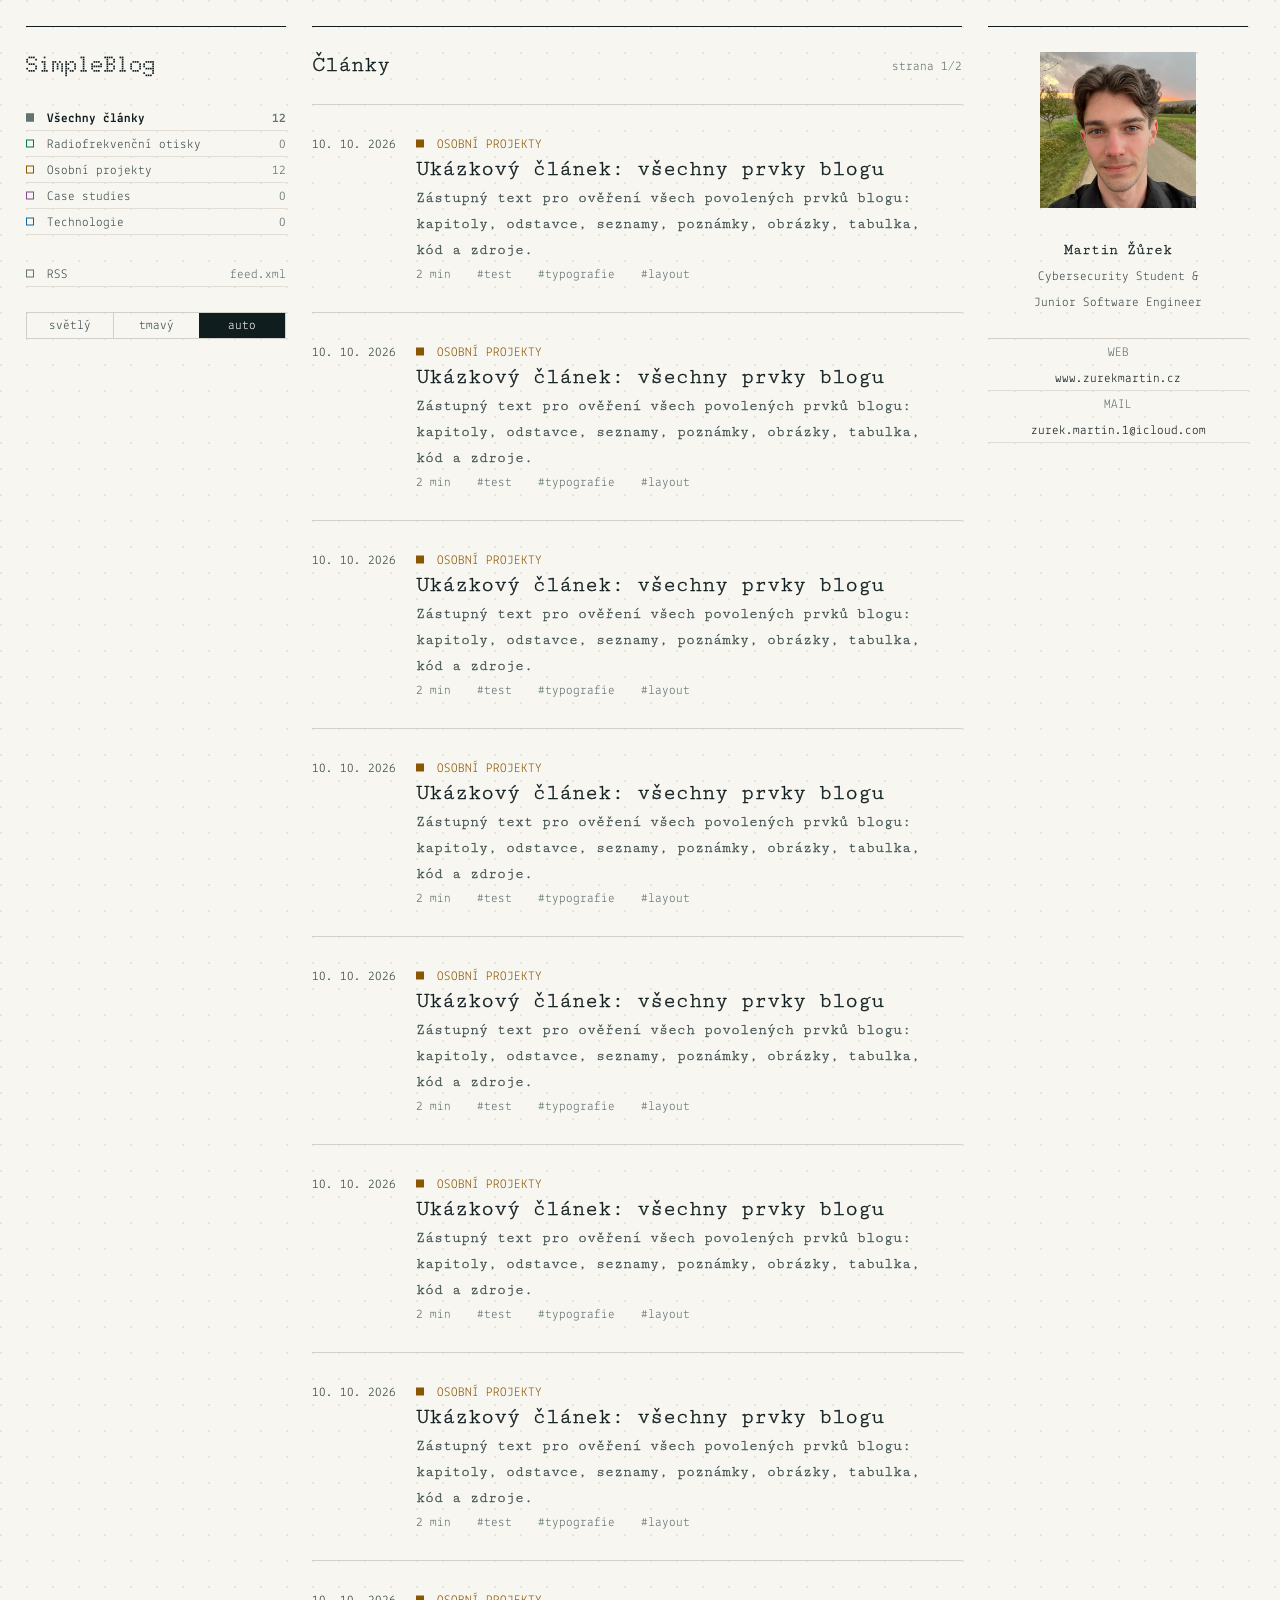
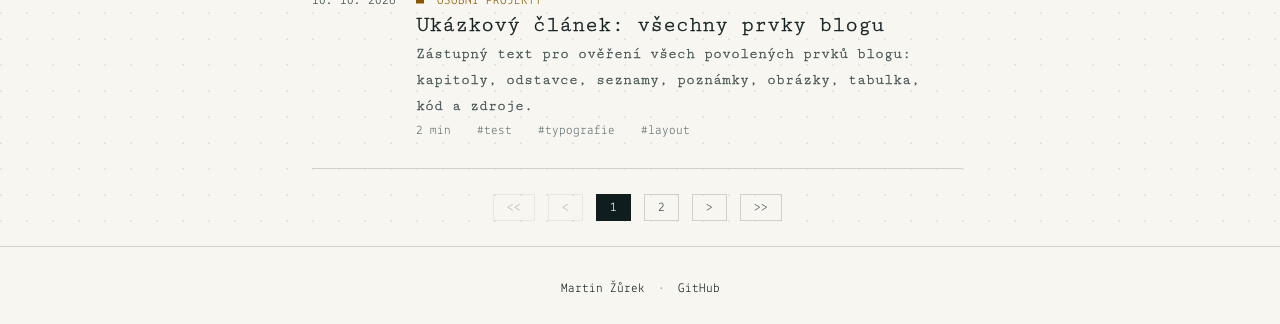
<file: index.html>
<!doctype html>
<html lang="cs">
<head>
<meta charset="utf-8">
<meta name="viewport" content="width=device-width, initial-scale=1">
<meta http-equiv="Content-Security-Policy" content="default-src 'none'; script-src 'self'; style-src 'self'; img-src 'self'; font-src 'self'; base-uri 'none'; form-action 'none'">
<meta name="color-scheme" content="light dark">
<title>SimpleBlog – technologie, radiofrekvenční otisky a osobní projekty</title>
<meta name="description" content="Blog Martina Žůrka o technologiích, radiofrekvenčních otiscích a osobních projektech.">
<meta name="robots" content="index, follow, max-image-preview:large">
<link rel="canonical" href="https://blog.zurekmartin.cz/">
<link rel="icon" href="assets/img/favicon.png" type="image/png">
<link rel="alternate" type="application/rss+xml" title="SimpleBlog" href="feed.xml">
<link rel="preload" href="assets/fonts/cutive-mono-latin-400-normal.woff2" as="font" type="font/woff2" crossorigin>
<link rel="preload" href="assets/fonts/lekton-latin-400-normal.woff2" as="font" type="font/woff2" crossorigin>
<link rel="preload" href="assets/fonts/doto-latin-700-normal.woff2" as="font" type="font/woff2" crossorigin>
<link rel="stylesheet" href="assets/css/core.css">
<link rel="stylesheet" href="assets/css/hues.css">
<link rel="stylesheet" href="assets/css/home.css">
<script src="assets/js/boot.js"></script>
<script type="module" src="assets/js/site.js"></script>
<meta property="og:type" content="website">
<meta property="og:site_name" content="SimpleBlog">
<meta property="og:locale" content="cs_CZ">
<meta property="og:title" content="SimpleBlog – technologie, radiofrekvenční otisky a osobní projekty">
<meta property="og:description" content="Blog Martina Žůrka o technologiích, radiofrekvenčních otiscích a osobních projektech.">
<meta property="og:url" content="https://blog.zurekmartin.cz/">
<meta property="og:image" content="https://blog.zurekmartin.cz/assets/img/favicon.png">
<meta name="twitter:card" content="summary">
<script type="application/ld+json">{"@context":"https://schema.org","@type":"Blog","name":"SimpleBlog","url":"https://blog.zurekmartin.cz/","description":"Blog Martina Žůrka o technologiích, radiofrekvenčních otiscích a osobních projektech.","inLanguage":"cs","blogPost":[{"@type":"BlogPosting","headline":"Ukázkový článek: všechny prvky blogu","url":"https://blog.zurekmartin.cz/posts/test/","datePublished":"2026-10-10"}]}</script>
</head>
<body data-page="home">
<a class="skip" href="#main">Přeskočit na obsah</a>
<div class="page">
    <div class="rail">
    <header class="head" data-head>
      <div class="head-in">
        <div class="head-bar">
          <a class="brand" href="./">SimpleBlog</a>
          <button class="menu-btn" type="button" aria-expanded="false" aria-controls="menu">menu</button>
        </div>
        <div class="head-panel" id="menu"><div class="head-body">
          <nav aria-label="Rubriky"><ul class="cats">
            <li class="cat"><a class="row all" href="./" data-filter data-c="" aria-current="true"><span>Všechny články</span><span class="count">12</span></a></li>
        <li class="cat hue" data-hue="165" data-cat="rf-otisky">
          <a class="row" href="?c=rf-otisky" data-filter data-c="rf-otisky"><span>Radiofrekvenční otisky</span><span class="count">0</span></a>
        </li>
        <li class="cat hue" data-hue="75" data-cat="projekty">
          <a class="row" href="?c=projekty" data-filter data-c="projekty"><span>Osobní projekty</span><span class="count">12</span></a>
        </li>
        <li class="cat hue" data-hue="320" data-cat="case-studies">
          <a class="row" href="?c=case-studies" data-filter data-c="case-studies"><span>Case studies</span><span class="count">0</span></a>
        </li>
        <li class="cat hue" data-hue="245" data-cat="technologie">
          <a class="row" href="?c=technologie" data-filter data-c="technologie"><span>Technologie</span><span class="count">0</span></a>
        </li>
          </ul></nav>
          <div class="tools">
            <a class="row tool" href="feed.xml"><span>RSS</span><span class="count">feed.xml</span></a>
            <div class="theme" role="group" aria-label="Režim zobrazení">
              <button type="button" data-theme-set="light" aria-pressed="false">světlý</button>
              <button type="button" data-theme-set="dark" aria-pressed="false">tmavý</button>
              <button type="button" data-theme-set="system" aria-pressed="false">auto</button>
            </div>
          </div>
        </div></div>
      </div>
    </header>
    </div>
    <main id="main">
      <div class="feed-head">
        <h1>Články</h1>
        <p class="state" data-state aria-live="polite"></p>
      </div>
      <ol class="timeline" data-list data-size="8">
      <li class="entry hue" data-hue="75" data-c="projekty">
        <a class="entry-link" href="posts/test/">
          <time datetime="2026-10-10">10. 10. 2026</time>
          <span class="label">Osobní projekty</span>
          <h2>Ukázkový článek: všechny prvky blogu</h2>
          <p>Zástupný text pro ověření všech povolených prvků blogu: kapitoly, odstavce, seznamy, poznámky, obrázky, tabulka, kód a zdroje.</p>
          <span class="foot-line"><span>2 min</span><span>#test</span><span>#typografie</span><span>#layout</span></span>
        </a>
      </li>
      <li class="entry hue" data-hue="75" data-c="projekty">
        <a class="entry-link" href="posts/test/">
          <time datetime="2026-10-10">10. 10. 2026</time>
          <span class="label">Osobní projekty</span>
          <h2>Ukázkový článek: všechny prvky blogu</h2>
          <p>Zástupný text pro ověření všech povolených prvků blogu: kapitoly, odstavce, seznamy, poznámky, obrázky, tabulka, kód a zdroje.</p>
          <span class="foot-line"><span>2 min</span><span>#test</span><span>#typografie</span><span>#layout</span></span>
        </a>
      </li>
      <li class="entry hue" data-hue="75" data-c="projekty">
        <a class="entry-link" href="posts/test/">
          <time datetime="2026-10-10">10. 10. 2026</time>
          <span class="label">Osobní projekty</span>
          <h2>Ukázkový článek: všechny prvky blogu</h2>
          <p>Zástupný text pro ověření všech povolených prvků blogu: kapitoly, odstavce, seznamy, poznámky, obrázky, tabulka, kód a zdroje.</p>
          <span class="foot-line"><span>2 min</span><span>#test</span><span>#typografie</span><span>#layout</span></span>
        </a>
      </li>
      <li class="entry hue" data-hue="75" data-c="projekty">
        <a class="entry-link" href="posts/test/">
          <time datetime="2026-10-10">10. 10. 2026</time>
          <span class="label">Osobní projekty</span>
          <h2>Ukázkový článek: všechny prvky blogu</h2>
          <p>Zástupný text pro ověření všech povolených prvků blogu: kapitoly, odstavce, seznamy, poznámky, obrázky, tabulka, kód a zdroje.</p>
          <span class="foot-line"><span>2 min</span><span>#test</span><span>#typografie</span><span>#layout</span></span>
        </a>
      </li>
      <li class="entry hue" data-hue="75" data-c="projekty">
        <a class="entry-link" href="posts/test/">
          <time datetime="2026-10-10">10. 10. 2026</time>
          <span class="label">Osobní projekty</span>
          <h2>Ukázkový článek: všechny prvky blogu</h2>
          <p>Zástupný text pro ověření všech povolených prvků blogu: kapitoly, odstavce, seznamy, poznámky, obrázky, tabulka, kód a zdroje.</p>
          <span class="foot-line"><span>2 min</span><span>#test</span><span>#typografie</span><span>#layout</span></span>
        </a>
      </li>
      <li class="entry hue" data-hue="75" data-c="projekty">
        <a class="entry-link" href="posts/test/">
          <time datetime="2026-10-10">10. 10. 2026</time>
          <span class="label">Osobní projekty</span>
          <h2>Ukázkový článek: všechny prvky blogu</h2>
          <p>Zástupný text pro ověření všech povolených prvků blogu: kapitoly, odstavce, seznamy, poznámky, obrázky, tabulka, kód a zdroje.</p>
          <span class="foot-line"><span>2 min</span><span>#test</span><span>#typografie</span><span>#layout</span></span>
        </a>
      </li>
      <li class="entry hue" data-hue="75" data-c="projekty">
        <a class="entry-link" href="posts/test/">
          <time datetime="2026-10-10">10. 10. 2026</time>
          <span class="label">Osobní projekty</span>
          <h2>Ukázkový článek: všechny prvky blogu</h2>
          <p>Zástupný text pro ověření všech povolených prvků blogu: kapitoly, odstavce, seznamy, poznámky, obrázky, tabulka, kód a zdroje.</p>
          <span class="foot-line"><span>2 min</span><span>#test</span><span>#typografie</span><span>#layout</span></span>
        </a>
      </li>
      <li class="entry hue" data-hue="75" data-c="projekty">
        <a class="entry-link" href="posts/test/">
          <time datetime="2026-10-10">10. 10. 2026</time>
          <span class="label">Osobní projekty</span>
          <h2>Ukázkový článek: všechny prvky blogu</h2>
          <p>Zástupný text pro ověření všech povolených prvků blogu: kapitoly, odstavce, seznamy, poznámky, obrázky, tabulka, kód a zdroje.</p>
          <span class="foot-line"><span>2 min</span><span>#test</span><span>#typografie</span><span>#layout</span></span>
        </a>
      </li>
      <li class="entry hue" data-hue="75" data-c="projekty">
        <a class="entry-link" href="posts/test/">
          <time datetime="2026-10-10">10. 10. 2026</time>
          <span class="label">Osobní projekty</span>
          <h2>Ukázkový článek: všechny prvky blogu</h2>
          <p>Zástupný text pro ověření všech povolených prvků blogu: kapitoly, odstavce, seznamy, poznámky, obrázky, tabulka, kód a zdroje.</p>
          <span class="foot-line"><span>2 min</span><span>#test</span><span>#typografie</span><span>#layout</span></span>
        </a>
      </li>
      <li class="entry hue" data-hue="75" data-c="projekty">
        <a class="entry-link" href="posts/test/">
          <time datetime="2026-10-10">10. 10. 2026</time>
          <span class="label">Osobní projekty</span>
          <h2>Ukázkový článek: všechny prvky blogu</h2>
          <p>Zástupný text pro ověření všech povolených prvků blogu: kapitoly, odstavce, seznamy, poznámky, obrázky, tabulka, kód a zdroje.</p>
          <span class="foot-line"><span>2 min</span><span>#test</span><span>#typografie</span><span>#layout</span></span>
        </a>
      </li>
      <li class="entry hue" data-hue="75" data-c="projekty">
        <a class="entry-link" href="posts/test/">
          <time datetime="2026-10-10">10. 10. 2026</time>
          <span class="label">Osobní projekty</span>
          <h2>Ukázkový článek: všechny prvky blogu</h2>
          <p>Zástupný text pro ověření všech povolených prvků blogu: kapitoly, odstavce, seznamy, poznámky, obrázky, tabulka, kód a zdroje.</p>
          <span class="foot-line"><span>2 min</span><span>#test</span><span>#typografie</span><span>#layout</span></span>
        </a>
      </li>
      <li class="entry hue" data-hue="75" data-c="projekty">
        <a class="entry-link" href="posts/test/">
          <time datetime="2026-10-10">10. 10. 2026</time>
          <span class="label">Osobní projekty</span>
          <h2>Ukázkový článek: všechny prvky blogu</h2>
          <p>Zástupný text pro ověření všech povolených prvků blogu: kapitoly, odstavce, seznamy, poznámky, obrázky, tabulka, kód a zdroje.</p>
          <span class="foot-line"><span>2 min</span><span>#test</span><span>#typografie</span><span>#layout</span></span>
        </a>
      </li>
        <li class="empty" data-empty hidden>V této rubrice zatím nic není.</li>
      </ol>
      <nav class="pager" data-pager aria-label="Stránkování"></nav>
    </main>
    <aside class="bio" aria-label="O autorovi">
      <figure class="portrait"><img src="assets/img/profile.png" alt="Martin Žůrek" width="2316" height="2344"></figure>
      <h2>Martin Žůrek</h2>
      <p class="role">Cybersecurity Student &amp; Junior Software Engineer</p>
      <dl>
        <div><dt>web</dt><dd><a href="https://www.zurekmartin.cz">www.zurekmartin.cz</a></dd></div>
        <div><dt>mail</dt><dd><a href="mailto:zurek.martin.1@icloud.com">zurek.martin.1@icloud.com</a></dd></div>
      </dl>
    </aside>
  </div>
<footer class="foot"><a href="https://www.zurekmartin.cz">Martin Žůrek</a><span aria-hidden="true">·</span><a href="https://github.com/ZurekMartin/SimpleBlog">GitHub</a></footer>
</body>
</html>
</file>
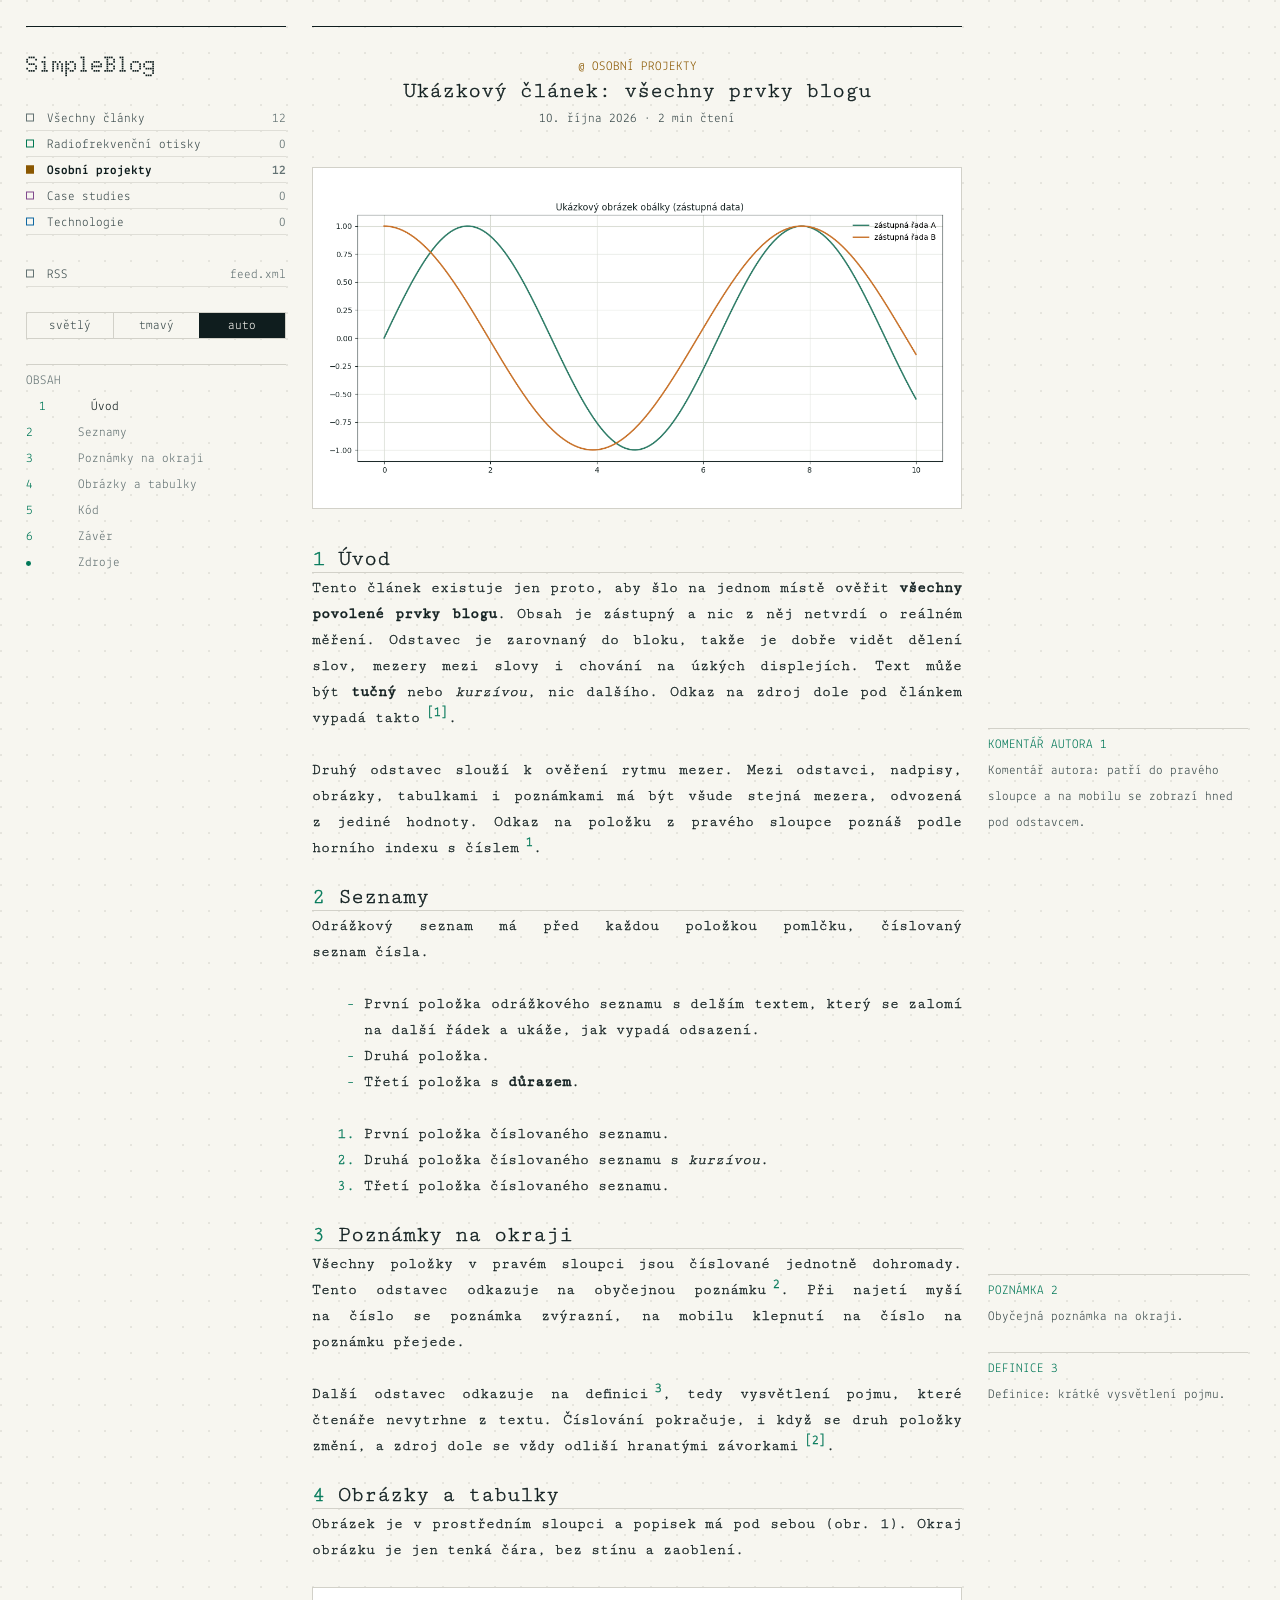
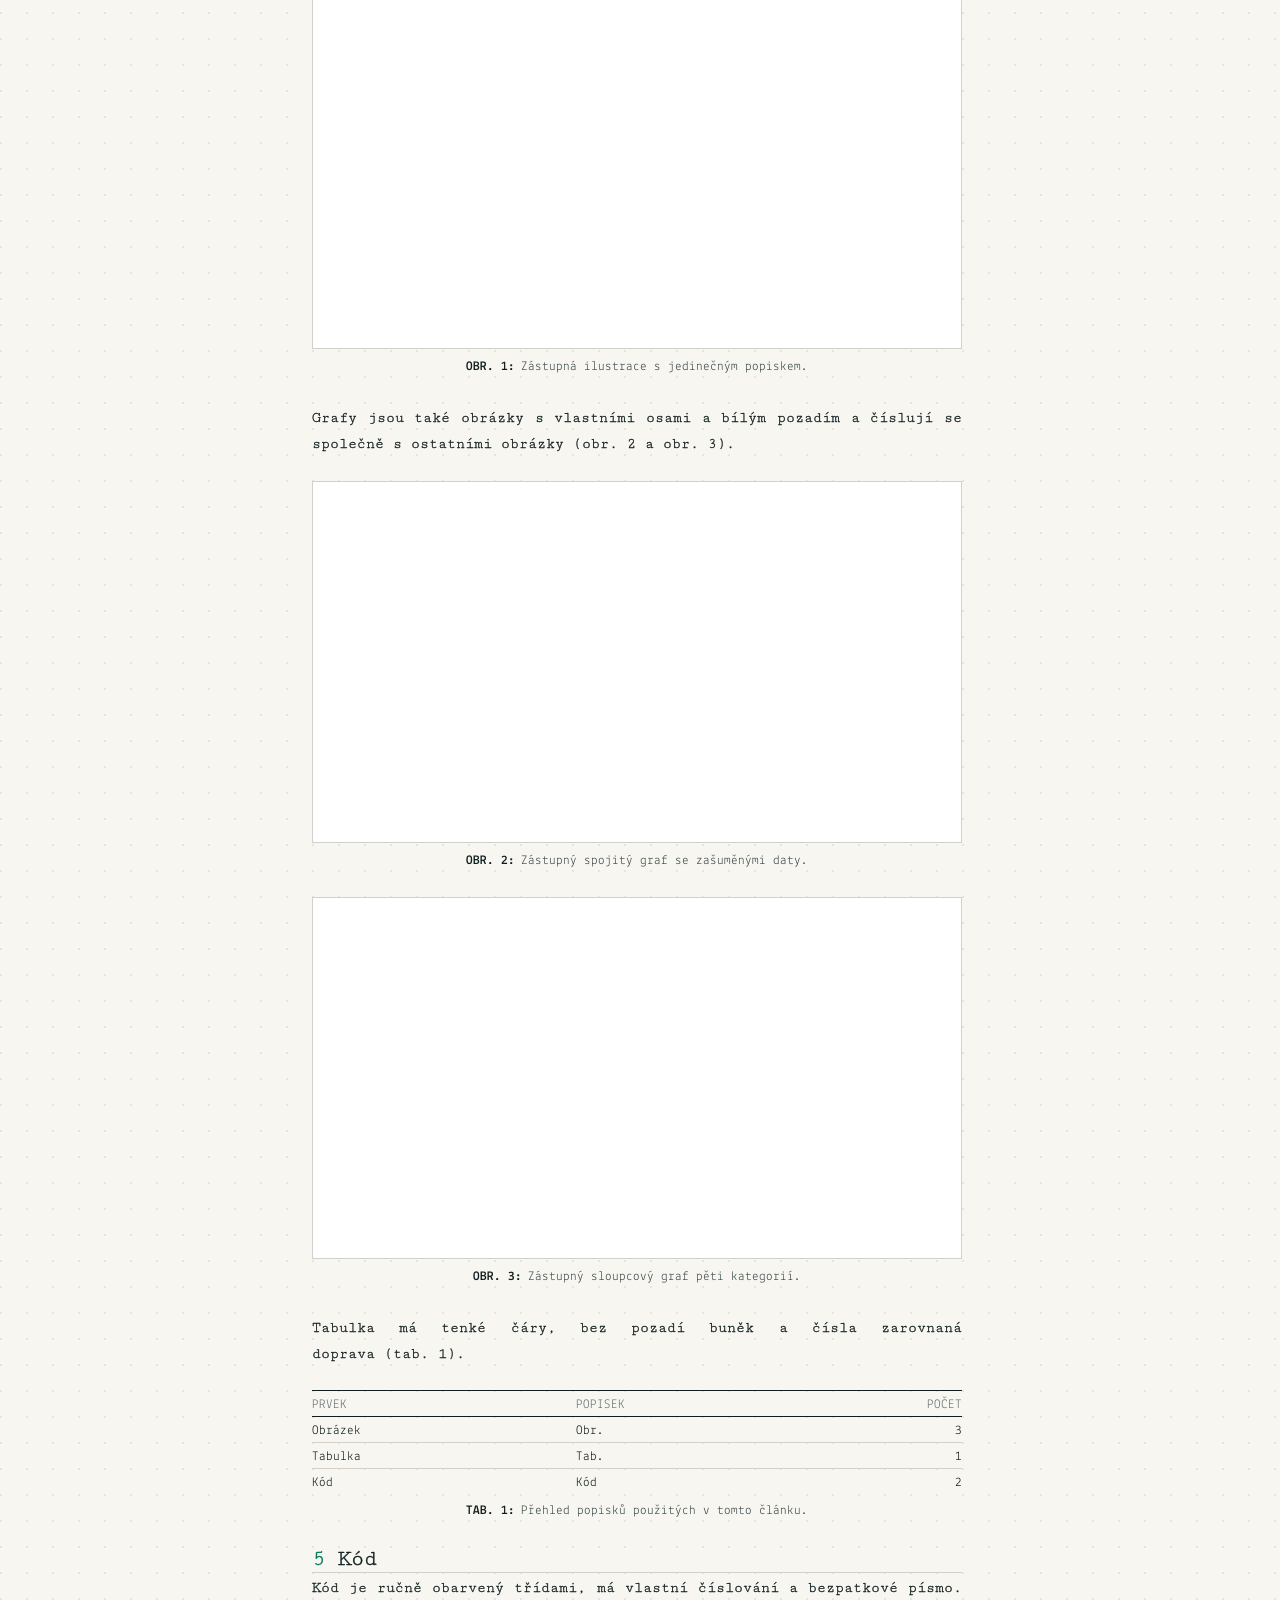
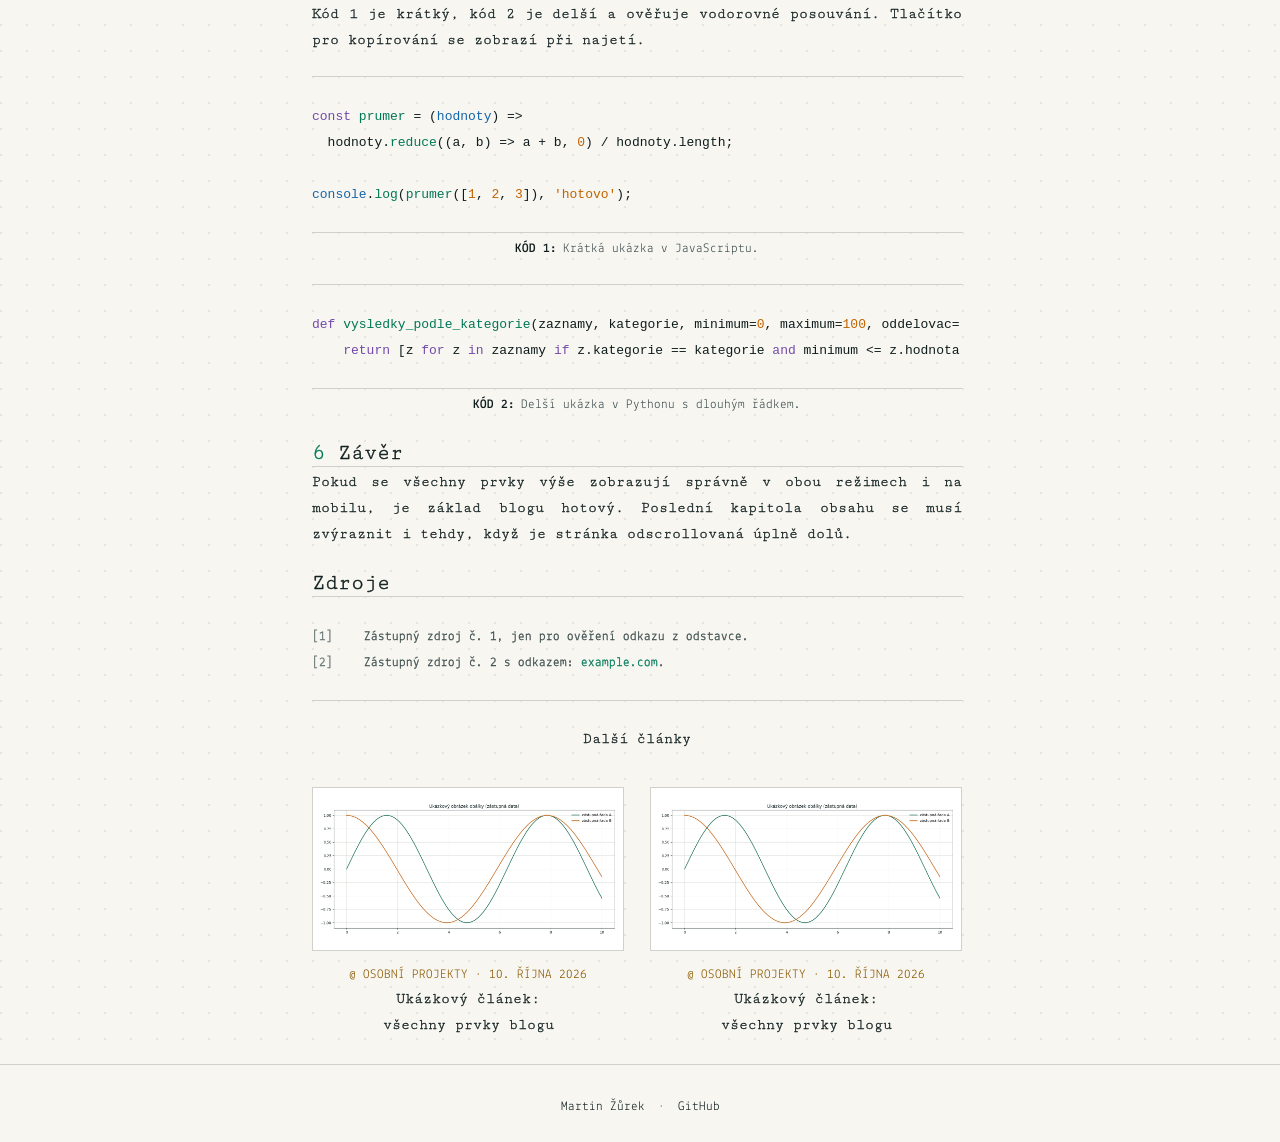
<file: posts/test/index.html>
<!doctype html>
<html lang="cs">
<head>
<meta charset="utf-8">
<meta name="viewport" content="width=device-width, initial-scale=1">
<meta http-equiv="Content-Security-Policy" content="default-src 'none'; script-src 'self'; style-src 'self'; img-src 'self'; font-src 'self'; base-uri 'none'; form-action 'none'">
<meta name="color-scheme" content="light dark">
<title>Ukázkový článek: všechny prvky blogu – SimpleBlog</title>
<meta name="description" content="Zástupný text pro ověření všech povolených prvků blogu: kapitoly, odstavce, seznamy, poznámky, obrázky, tabulka, kód a zdroje.">
<meta name="keywords" content="test, typografie, layout">
<meta name="robots" content="index, follow, max-image-preview:large">
<link rel="canonical" href="https://blog.zurekmartin.cz/posts/test/">
<link rel="icon" href="../../assets/img/favicon.png" type="image/png">
<link rel="alternate" type="application/rss+xml" title="SimpleBlog" href="../../feed.xml">
<link rel="preload" href="../../assets/fonts/cutive-mono-latin-400-normal.woff2" as="font" type="font/woff2" crossorigin>
<link rel="preload" href="../../assets/fonts/lekton-latin-400-normal.woff2" as="font" type="font/woff2" crossorigin>
<link rel="preload" href="../../assets/fonts/doto-latin-700-normal.woff2" as="font" type="font/woff2" crossorigin>
<link rel="stylesheet" href="../../assets/css/core.css">
<link rel="stylesheet" href="../../assets/css/hues.css">
<link rel="stylesheet" href="../../assets/css/post.css">
<script src="../../assets/js/boot.js"></script>
<script type="module" src="../../assets/js/site.js"></script>
<meta property="og:type" content="article">
<meta property="og:site_name" content="SimpleBlog">
<meta property="og:locale" content="cs_CZ">
<meta property="og:title" content="Ukázkový článek: všechny prvky blogu">
<meta property="og:description" content="Zástupný text pro ověření všech povolených prvků blogu: kapitoly, odstavce, seznamy, poznámky, obrázky, tabulka, kód a zdroje.">
<meta property="og:url" content="https://blog.zurekmartin.cz/posts/test/">
<meta property="og:image" content="https://blog.zurekmartin.cz/posts/test/cover.png">
<meta property="og:image:width" content="1200">
<meta property="og:image:height" content="630">
<meta name="twitter:card" content="summary_large_image">
<meta property="article:published_time" content="2026-10-10">
<meta property="article:modified_time" content="2026-10-10">
<meta property="article:section" content="Osobní projekty">
<meta property="article:tag" content="test">
<meta property="article:tag" content="typografie">
<meta property="article:tag" content="layout">
<script type="application/ld+json">{"@context":"https://schema.org","@type":"BlogPosting","headline":"Ukázkový článek: všechny prvky blogu","description":"Zástupný text pro ověření všech povolených prvků blogu: kapitoly, odstavce, seznamy, poznámky, obrázky, tabulka, kód a zdroje.","datePublished":"2026-10-10","dateModified":"2026-10-10","inLanguage":"cs","image":"https://blog.zurekmartin.cz/posts/test/cover.png","articleSection":"Osobní projekty","keywords":["test","typografie","layout"],"mainEntityOfPage":"https://blog.zurekmartin.cz/posts/test/","isPartOf":{"@type":"Blog","name":"SimpleBlog","url":"https://blog.zurekmartin.cz/"}}</script>
<script type="application/ld+json">{"@context":"https://schema.org","@type":"BreadcrumbList","itemListElement":[{"@type":"ListItem","position":1,"name":"SimpleBlog","item":"https://blog.zurekmartin.cz/"},{"@type":"ListItem","position":2,"name":"Osobní projekty","item":"https://blog.zurekmartin.cz/?c=projekty"},{"@type":"ListItem","position":3,"name":"Ukázkový článek: všechny prvky blogu","item":"https://blog.zurekmartin.cz/posts/test/"}]}</script>
</head>
<body data-page="post">
<a class="skip" href="#main">Přeskočit na obsah</a>
<div class="page">
    <div class="rail">
    <header class="head" data-head>
      <div class="head-in">
        <div class="head-bar">
          <a class="brand" href="../../">SimpleBlog</a>
          <button class="menu-btn" type="button" aria-expanded="false" aria-controls="menu">menu</button>
        </div>
        <div class="head-panel" id="menu"><div class="head-body">
          <nav aria-label="Rubriky"><ul class="cats">
            <li class="cat"><a class="row all" href="../../" data-filter data-c=""><span>Všechny články</span><span class="count">12</span></a></li>
        <li class="cat hue" data-hue="165" data-cat="rf-otisky">
          <a class="row" href="../../?c=rf-otisky" data-filter data-c="rf-otisky"><span>Radiofrekvenční otisky</span><span class="count">0</span></a>
        </li>
        <li class="cat hue" data-hue="75" data-cat="projekty">
          <a class="row" href="../../?c=projekty" data-filter data-c="projekty" aria-current="true"><span>Osobní projekty</span><span class="count">12</span></a>
        </li>
        <li class="cat hue" data-hue="320" data-cat="case-studies">
          <a class="row" href="../../?c=case-studies" data-filter data-c="case-studies"><span>Case studies</span><span class="count">0</span></a>
        </li>
        <li class="cat hue" data-hue="245" data-cat="technologie">
          <a class="row" href="../../?c=technologie" data-filter data-c="technologie"><span>Technologie</span><span class="count">0</span></a>
        </li>
          </ul></nav>
          <div class="tools">
            <a class="row tool" href="../../feed.xml"><span>RSS</span><span class="count">feed.xml</span></a>
            <div class="theme" role="group" aria-label="Režim zobrazení">
              <button type="button" data-theme-set="light" aria-pressed="false">světlý</button>
              <button type="button" data-theme-set="dark" aria-pressed="false">tmavý</button>
              <button type="button" data-theme-set="system" aria-pressed="false">auto</button>
            </div>
          </div>
        </div></div>
      </div>
    </header>
    <nav class="toc" aria-label="Obsah">
      <p class="toc-title">Obsah</p>
      <ol><li><a href="#uvod"><span class="n">1</span><span>Úvod</span></a></li><li><a href="#seznamy"><span class="n">2</span><span>Seznamy</span></a></li><li><a href="#poznamky"><span class="n">3</span><span>Poznámky na okraji</span></a></li><li><a href="#media"><span class="n">4</span><span>Obrázky a tabulky</span></a></li><li><a href="#kod"><span class="n">5</span><span>Kód</span></a></li><li><a href="#zaver"><span class="n">6</span><span>Závěr</span></a></li><li><a href="#zdroje"><span class="n" data-dot></span><span>Zdroje</span></a></li></ol>
    </nav>
    </div>
    <main id="main">
      <article class="prose hue" data-hue="75">
        <header class="post-head">
          <p class="kicker">@ <a href="../../?c=projekty">Osobní projekty</a></p>
          <h1>Ukázkový článek: všechny prvky blogu</h1>
          <p class="meta"><time datetime="2026-10-10">10. října 2026</time> · 2 min čtení</p>
          <img class="cover" src="cover.png" alt="Zástupný graf se dvěma křivkami sloužící jako obrázek obálky" width="1200" height="630" fetchpriority="high" decoding="async">
        </header>
<h2 id="uvod" data-n="1">Úvod</h2>
<p>Tento článek existuje jen proto, aby šlo na jednom místě ověřit <strong>všechny povolené prvky blogu</strong>. Obsah je zástupný a nic z něj netvrdí o reálném měření. Odstavec je zarovnaný do bloku, takže je dobře vidět dělení slov, mezery mezi slovy i chování na úzkých displejích. Text může být <strong>tučný</strong> nebo <em>kurzívou</em>, nic dalšího. Odkaz na zdroj dole pod článkem vypadá takto<a class="cite" href="#ref-1">[1]</a>.</p>
<p>Druhý odstavec slouží k ověření rytmu mezer. Mezi odstavci, nadpisy, obrázky, tabulkami i poznámkami má být všude stejná mezera, odvozená z jediné hodnoty. Odkaz na položku z pravého sloupce poznáš podle horního indexu s číslem<a class="sn-ref" href="#n1" aria-label="Poznámka 1">1</a>.</p>
<aside class="note author" id="n1" data-n="1">Komentář autora: patří do pravého sloupce a na mobilu se zobrazí hned pod odstavcem.</aside>

<h2 id="seznamy" data-n="2">Seznamy</h2>
<p>Odrážkový seznam má před každou položkou pomlčku, číslovaný seznam čísla.</p>
<ul>
  <li>První položka odrážkového seznamu s delším textem, který se zalomí na další řádek a ukáže, jak vypadá odsazení.</li>
  <li>Druhá položka.</li>
  <li>Třetí položka s <strong>důrazem</strong>.</li>
</ul>
<ol>
  <li>První položka číslovaného seznamu.</li>
  <li>Druhá položka číslovaného seznamu s <em>kurzívou</em>.</li>
  <li>Třetí položka číslovaného seznamu.</li>
</ol>

<h2 id="poznamky" data-n="3">Poznámky na okraji</h2>
<p>Všechny položky v pravém sloupci jsou číslované jednotně dohromady. Tento odstavec odkazuje na obyčejnou poznámku<a class="sn-ref" href="#n2" aria-label="Poznámka 2">2</a>. Při najetí myší na číslo se poznámka zvýrazní, na mobilu klepnutí na číslo na poznámku přejede.</p>
<aside class="note" id="n2" data-n="2">Obyčejná poznámka na okraji.</aside>
<p>Další odstavec odkazuje na definici<a class="sn-ref" href="#n3" aria-label="Poznámka 3">3</a>, tedy vysvětlení pojmu, které čtenáře nevytrhne z textu. Číslování pokračuje, i když se druh položky změní, a zdroj dole se vždy odliší hranatými závorkami<a class="cite" href="#ref-2">[2]</a>.</p>
<aside class="note def" id="n3" data-n="3">Definice: krátké vysvětlení pojmu.</aside>

<h2 id="media" data-n="4">Obrázky a tabulky</h2>
<p>Obrázek je v prostředním sloupci a popisek má pod sebou (obr. 1). Okraj obrázku je jen tenká čára, bez stínu a zaoblení.</p>
<figure class="fig">
  <img loading="lazy" decoding="async" width="900" height="500" src="fig-1.png" alt="Zástupná ilustrace složená z náhodných barevných čar">
  <figcaption>Zástupná ilustrace s jedinečným popiskem.</figcaption>
</figure>
<p>Grafy jsou také obrázky s vlastními osami a bílým pozadím a číslují se společně s ostatními obrázky (obr. 2 a obr. 3).</p>
<figure class="fig">
  <img loading="lazy" decoding="async" width="900" height="500" src="graf-1.png" alt="Zástupný spojitý graf: hodnota roste v čase a blíží se konstantě">
  <figcaption>Zástupný spojitý graf se zašuměnými daty.</figcaption>
</figure>
<figure class="fig">
  <img loading="lazy" decoding="async" width="900" height="500" src="graf-2.png" alt="Zástupný sloupcový graf pěti kategorií A až E">
  <figcaption>Zástupný sloupcový graf pěti kategorií.</figcaption>
</figure>
<p>Tabulka má tenké čáry, bez pozadí buněk a čísla zarovnaná doprava (tab. 1).</p>
<figure class="tab">
  <div class="table-wrap"><table>
    <thead><tr><th><span>Prvek</span></th><th><span>Popisek</span></th><th class="num"><span>Počet</span></th></tr></thead>
    <tbody>
      <tr><td><span>Obrázek</span></td><td><span>Obr.</span></td><td class="num"><span>3</span></td></tr>
      <tr><td><span>Tabulka</span></td><td><span>Tab.</span></td><td class="num"><span>1</span></td></tr>
      <tr><td><span>Kód</span></td><td><span>Kód</span></td><td class="num"><span>2</span></td></tr>
    </tbody>
  </table></div>
  <figcaption>Přehled popisků použitých v tomto článku.</figcaption>
</figure>

<h2 id="kod" data-n="5">Kód</h2>
<p>Kód je ručně obarvený třídami, má vlastní číslování a bezpatkové písmo. Kód 1 je krátký, kód 2 je delší a ověřuje vodorovné posouvání. Tlačítko pro kopírování se zobrazí při najetí.</p>
<figure class="code">
<pre><code><span class="k">const</span> <span class="f">prumer</span> = (<span class="b">hodnoty</span>) =&gt;
  hodnoty.<span class="f">reduce</span>((a, b) =&gt; a + b, <span class="n">0</span>) / hodnoty.length;

<span class="b">console</span>.<span class="f">log</span>(<span class="f">prumer</span>([<span class="n">1</span>, <span class="n">2</span>, <span class="n">3</span>]), <span class="s">'hotovo'</span>);</code></pre>
  <figcaption>Krátká ukázka v JavaScriptu.</figcaption>
</figure>
<figure class="code">
<pre><code><span class="k">def</span> <span class="f">vysledky_podle_kategorie</span>(zaznamy, kategorie, minimum=<span class="n">0</span>, maximum=<span class="n">100</span>, oddelovac=<span class="s">';'</span>, kodovani=<span class="s">'utf-8'</span>):
    <span class="k">return</span> [z <span class="k">for</span> z <span class="k">in</span> zaznamy <span class="k">if</span> z.kategorie == kategorie <span class="k">and</span> minimum &lt;= z.hodnota &lt;= maximum]</code></pre>
  <figcaption>Delší ukázka v Pythonu s dlouhým řádkem.</figcaption>
</figure>

<h2 id="zaver" data-n="6">Závěr</h2>
<p>Pokud se všechny prvky výše zobrazují správně v obou režimech i na mobilu, je základ blogu hotový. Poslední kapitola obsahu se musí zvýraznit i tehdy, když je stránka odscrollovaná úplně dolů.</p>

<h2 id="zdroje" class="nonum">Zdroje</h2>
<ol class="refs">
  <li id="ref-1"><span class="n">[1]</span><span>Zástupný zdroj č. 1, jen pro ověření odkazu z odstavce.</span></li>
  <li id="ref-2"><span class="n">[2]</span><span>Zástupný zdroj č. 2 s odkazem: <a href="https://example.com">example.com</a>.</span></li>
</ol>
      </article>
      <aside class="more" aria-label="Další články">
        <p class="more-title">Další články</p>
        <div class="more-grid">
          <a class="card hue" data-hue="75" href="../test/">
            <img src="../test/cover.png" alt="" width="1200" height="630" loading="lazy" decoding="async">
            <span class="meta">@ Osobní projekty · 10. října 2026</span>
            <span class="title">Ukázkový článek: všechny prvky blogu</span>
          </a>
          <a class="card hue" data-hue="75" href="../test/">
            <img src="../test/cover.png" alt="" width="1200" height="630" loading="lazy" decoding="async">
            <span class="meta">@ Osobní projekty · 10. října 2026</span>
            <span class="title">Ukázkový článek: všechny prvky blogu</span>
          </a>
        </div>
      </aside>
    </main>
  </div>
<footer class="foot"><a href="https://www.zurekmartin.cz">Martin Žůrek</a><span aria-hidden="true">·</span><a href="https://github.com/ZurekMartin/SimpleBlog">GitHub</a></footer>
</body>
</html>
</file>
<file: assets/css/core.css>
@font-face { font-family: "Cutive Mono"; font-display: swap; ascent-override: 82.86%; descent-override: 27.25%; line-gap-override: 0%; font-weight: 400; src: url("../fonts/cutive-mono-latin-400-normal.woff2") format("woff2"); unicode-range: U+0000-00FF, U+0131, U+0152-0153, U+02BB-02BC, U+02C6, U+02DA, U+02DC, U+0304, U+0308, U+0329, U+2000-206F, U+20AC, U+2122, U+2191, U+2193, U+2212, U+2215, U+FEFF, U+FFFD; }
@font-face { font-family: "Cutive Mono"; font-display: swap; ascent-override: 82.86%; descent-override: 27.25%; line-gap-override: 0%; font-weight: 400; src: url("../fonts/cutive-mono-latin-ext-400-normal.woff2") format("woff2"); unicode-range: U+0100-02BA, U+02BD-02C5, U+02C7-02CC, U+02CE-02D7, U+02DD-02FF, U+0304, U+0308, U+0329, U+1D00-1DBF, U+1E00-1E9F, U+1EF2-1EFF, U+2020, U+20A0-20AB, U+20AD-20C0, U+2113, U+2C60-2C7F, U+A720-A7FF; }
@font-face { font-family: "Lekton"; font-display: swap; ascent-override: 75%; descent-override: 25%; line-gap-override: 0%; font-weight: 400; src: url("../fonts/lekton-latin-400-normal.woff2") format("woff2"); unicode-range: U+0000-00FF, U+0131, U+0152-0153, U+02BB-02BC, U+02C6, U+02DA, U+02DC, U+0304, U+0308, U+0329, U+2000-206F, U+20AC, U+2122, U+2191, U+2193, U+2212, U+2215, U+FEFF, U+FFFD; }
@font-face { font-family: "Lekton"; font-display: swap; ascent-override: 75%; descent-override: 25%; line-gap-override: 0%; font-weight: 400; src: url("../fonts/lekton-latin-ext-400-normal.woff2") format("woff2"); unicode-range: U+0100-02BA, U+02BD-02C5, U+02C7-02CC, U+02CE-02D7, U+02DD-02FF, U+0304, U+0308, U+0329, U+1D00-1DBF, U+1E00-1E9F, U+1EF2-1EFF, U+2020, U+20A0-20AB, U+20AD-20C0, U+2113, U+2C60-2C7F, U+A720-A7FF; }
@font-face { font-family: "Lekton"; font-display: swap; ascent-override: 75%; descent-override: 25%; line-gap-override: 0%; font-weight: 700; src: url("../fonts/lekton-latin-700-normal.woff2") format("woff2"); unicode-range: U+0000-00FF, U+0131, U+0152-0153, U+02BB-02BC, U+02C6, U+02DA, U+02DC, U+0304, U+0308, U+0329, U+2000-206F, U+20AC, U+2122, U+2191, U+2193, U+2212, U+2215, U+FEFF, U+FFFD; }
@font-face { font-family: "Lekton"; font-display: swap; ascent-override: 75%; descent-override: 25%; line-gap-override: 0%; font-weight: 700; src: url("../fonts/lekton-latin-ext-700-normal.woff2") format("woff2"); unicode-range: U+0100-02BA, U+02BD-02C5, U+02C7-02CC, U+02CE-02D7, U+02DD-02FF, U+0304, U+0308, U+0329, U+1D00-1DBF, U+1E00-1E9F, U+1EF2-1EFF, U+2020, U+20A0-20AB, U+20AD-20C0, U+2113, U+2C60-2C7F, U+A720-A7FF; }
@font-face { font-family: "Doto"; font-display: swap; ascent-override: 95%; descent-override: 25%; line-gap-override: 0%; font-weight: 700; src: url("../fonts/doto-latin-700-normal.woff2") format("woff2"); unicode-range: U+0000-00FF, U+0131, U+0152-0153, U+02BB-02BC, U+02C6, U+02DA, U+02DC, U+0304, U+0308, U+0329, U+2000-206F, U+20AC, U+2122, U+2191, U+2193, U+2212, U+2215, U+FEFF, U+FFFD; }
@font-face { font-family: "Doto"; font-display: swap; ascent-override: 95%; descent-override: 25%; line-gap-override: 0%; font-weight: 700; src: url("../fonts/doto-latin-ext-700-normal.woff2") format("woff2"); unicode-range: U+0100-02BA, U+02BD-02C5, U+02C7-02CC, U+02CE-02D7, U+02DD-02FF, U+0304, U+0308, U+0329, U+1D00-1DBF, U+1E00-1E9F, U+1EF2-1EFF, U+2020, U+20A0-20AB, U+20AD-20C0, U+2113, U+2C60-2C7F, U+A720-A7FF; }

@layer reset, tokens, base, layout, components;

@layer reset {
  *, *::before, *::after { box-sizing: border-box; margin: 0; }
  html { text-size-adjust: 100%; scroll-behavior: smooth; }
  img { display: block; max-width: 100%; }
  button { font: inherit; color: inherit; }
  ul, ol { padding: 0; }
  a { color: inherit; text-decoration: none; }
  @media (prefers-reduced-motion: reduce) {
    html { scroll-behavior: auto; }
    *, *::before, *::after { animation-duration: 0.001ms !important; transition-duration: 0.001ms !important; }
  }
}

@layer tokens {
  :root {
    color-scheme: light dark;

    --f-text: "Cutive Mono", "Courier New", monospace;
    --f-ui: "Lekton", ui-monospace, Menlo, monospace;
    --f-title: "Doto", "Courier New", monospace;

    --t-l: 1.4rem;
    --t-m: 0.9375rem;
    --t-s: 0.8125rem;

    --pad: 1.625rem;
    --half: calc(var(--pad) / 2);
    --hair: calc(var(--pad) / 4);
    --mark: 0.5rem;
    --measure: calc(var(--pad) * 25);
    --gap: 3px;

    --body: 400 var(--t-m) / var(--pad) var(--f-text);
    --ui: 400 var(--t-s) / var(--pad) var(--f-ui);
    --head: 400 var(--t-l) / var(--pad) var(--f-text);

    --d-text: max(0px, calc(var(--pad) / 2 - var(--t-m) * 0.478 - var(--gap)));
    --d-ui: max(0px, calc(var(--pad) / 2 - var(--t-s) * 0.45 - var(--gap)));

    --bg: light-dark(oklch(0.972 0.008 100), oklch(0.16 0.01 195));
    --chart-bg: oklch(1 0 0);
    --line: light-dark(oklch(0.86 0.012 100), oklch(0.31 0.012 195));
    --line-soft: light-dark(oklch(0.9 0.01 100), oklch(0.255 0.011 195));
    --ink: light-dark(oklch(0.22 0.02 200), oklch(0.95 0.01 190));
    --ink-2: light-dark(oklch(0.4 0.02 200), oklch(0.78 0.012 190));
    --ink-3: light-dark(oklch(0.54 0.018 200), oklch(0.62 0.012 190));
    --accent: light-dark(oklch(0.5 0.11 168), oklch(0.84 0.1 165));
    --warm: light-dark(oklch(0.6 0.15 55), oklch(0.82 0.13 75));
    --cool: light-dark(oklch(0.5 0.13 250), oklch(0.78 0.1 240));
    --dot: light-dark(oklch(0.76 0.012 100), oklch(0.36 0.012 195));
    --c-s: calc(var(--t-s) * 0.12);
    --c-su: calc(var(--t-s) * 0.17);
    --c-m: calc(var(--t-m) * -0.01);
    --c-l: calc(var(--t-l) * -0.01);
    --dim: color-mix(in oklab, var(--ink) 60%, var(--bg));
    --veil: 0.62;
  }

  @media (width <= 640px) {
    :root { --t-l: 1.3rem; }
  }

  @media (prefers-contrast: more) {
    :root {
      --dot: transparent;
      --line: light-dark(oklch(0.5 0.02 100), oklch(0.7 0.02 195));
      --line-soft: var(--line);
      --ink-2: var(--ink);
      --ink-3: light-dark(oklch(0.34 0.02 200), oklch(0.86 0.012 190));
      --dim: var(--ink-3);
      --veil: 0.8;
    }
  }

  :root[data-theme="light"] { color-scheme: light; }
  :root[data-theme="dark"] { color-scheme: dark; }

  .hue { --cat: light-dark(oklch(0.5 0.12 var(--hue)), oklch(0.8 0.11 var(--hue))); }
}

@layer base {
  body {
    min-height: 100dvh;
    display: flex;
    flex-direction: column;
    font: var(--body);
    color: var(--ink);
    background-color: var(--bg);
    background-image: radial-gradient(circle at 0 0, var(--dot) 1px, transparent 1.6px);
    background-size: var(--pad) var(--pad);
    background-position: 0.5px 0.5px;
  }

  h1, h2 { font: var(--head); text-wrap: balance; -webkit-text-stroke: 0.4px currentColor; translate: 0 var(--c-l); }

  :focus-visible { outline: 2px solid var(--accent); outline-offset: 2px; }
  ::selection { background: color-mix(in oklab, var(--accent) 35%, transparent); }

  .skip {
    position: absolute; top: calc(var(--pad) * -3); left: var(--pad); z-index: 100;
    display: inline-flex; align-items: center; height: calc(var(--pad) + 1px); padding: 0 var(--pad);
    border: 1px solid var(--ink); background: var(--bg); font: var(--ui); line-height: 1;
    &:focus-visible { top: var(--pad); }
  }

  .btn, .menu-btn, .theme button {
    position: relative; display: inline-flex; align-items: center; justify-content: center;
    height: calc(var(--pad) + 1px); margin-bottom: -1px; padding: 0 var(--pad);
    border: 1px solid var(--line); background: none; color: var(--ink-2); font: var(--ui); line-height: 1; cursor: pointer;
    transition: color 0.2s, background-color 0.2s, border-color 0.2s;
    &::after { content: ""; position: absolute; inset: -10px 0; }
    &:hover { color: var(--bg); background: var(--ink); border-color: var(--ink); }
  }
}

@layer layout {
  .page {
    --side-w: max(calc(var(--pad) * 8), round(down, calc((100% - var(--measure) - var(--pad) * 2) / 2), var(--pad)));
    flex: 1; width: min(100%, 88rem); padding: var(--pad);
    margin-left: round(down, calc((100% - min(100%, 88rem)) / 2), var(--pad));
    display: grid; grid-template-columns: var(--side-w) var(--measure) var(--side-w);
    column-gap: var(--pad); row-gap: var(--pad); align-content: start; align-items: start;
  }
  .rail { grid-column: 1; align-self: stretch; min-width: 0; }
  .page > main { grid-column: 2; min-width: 0; }
  .bio { grid-column: 3; min-width: 0; }

  @media (width < 74rem) {
    .page { grid-template-columns: minmax(0, 1fr); }
    .rail, .page > main, .bio { grid-column: 1; }
    .page > main, .bio, .head-in {
      width: min(100%, var(--measure)); justify-self: start;
      margin-left: round(down, calc((100% - min(100%, var(--measure))) / 2), var(--pad));
    }
  }

  .foot {
    display: flex; align-items: flex-end; justify-content: center; gap: var(--half);
    height: calc(var(--pad) * 3); padding: 0 var(--pad) var(--pad);
    border-top: 1px solid var(--line); background: var(--bg); color: var(--ink-3); font: var(--ui);
    a { color: var(--ink); transition: color 0.2s; &:hover { color: var(--accent); } }
    > * { padding-top: var(--d-ui); margin-bottom: calc(var(--d-ui) * -1); }
  }
}

@layer components {
  .head { padding-top: var(--pad); box-shadow: inset 0 1px 0 var(--ink); }
  .head-bar { display: flex; align-items: flex-end; justify-content: space-between; gap: var(--pad); height: var(--pad); }
  .brand { font: 700 var(--t-l) / var(--pad) var(--f-title); color: var(--ink); }
  .menu-btn { display: none; }

  .head-body { display: grid; row-gap: var(--pad); margin-top: var(--pad); min-height: 0; }
  .cats { list-style: none; }

  .row {
    display: grid; grid-template-columns: var(--mark) minmax(0, 1fr) auto; align-items: end; column-gap: var(--half);
    box-shadow: 0 1px 0 var(--line-soft);
    font: var(--ui); color: var(--ink-2); transition: color 0.2s;
    > span { white-space: nowrap; translate: 0 var(--c-s); }
    &:hover, &[aria-current="true"] { color: var(--ink); }
    &[aria-current="true"] { font-weight: 700; }
    &::before {
      content: ""; align-self: center; translate: 0 0.5px; width: var(--mark); height: var(--mark); border: 1px solid var(--cat, var(--ink-3)); transition: background-color 0.2s;
    }
    &[aria-current="true"]::before, &:hover::before { background: var(--cat, var(--ink-3)); }
  }
  .mid-s { translate: 0 var(--c-s); }
  .mid-su { translate: 0 var(--c-su); }
  .mid-m { translate: 0 var(--c-m); }
  .count { color: var(--ink-3); font-variant-numeric: tabular-nums; }

  .tools { display: grid; row-gap: var(--pad); }
  .theme {
    display: grid; grid-template-columns: repeat(3, 1fr); height: calc(var(--pad) + 1px); margin-bottom: -1px; border: 1px solid var(--line);
    button {
      height: 100%; margin: 0; padding-inline: 0; border: 0;
      & + button { box-shadow: inset 1px 0 0 var(--line); }
      &:hover, &[aria-pressed="true"] { color: var(--bg); background: var(--ink); box-shadow: none; }
    }
  }
  html:not(.js) .theme { display: none; }

  @media (width < 74rem) {
    .js .menu-btn { display: inline-flex; }
    .js .head-panel { display: grid; grid-template-rows: 0fr; visibility: hidden; transition: grid-template-rows 0.3s, visibility 0s 0.3s; }
    .js .head[data-open="true"] .head-panel { grid-template-rows: 1fr; visibility: visible; transition-delay: 0s; }
    .js .head-body { overflow: clip; overflow-clip-margin: 1px; margin-top: 0; > nav { margin-top: var(--pad); } }
  }

  @media (forced-colors: active) {
    body { background-image: none; }
    .row::before { forced-color-adjust: none; border-color: CanvasText; }
    .row[aria-current="true"]::before { background: CanvasText; }
    :is(.head, .row, .feed-head, .entry, .note, .more, .bio, dl, th, td, .prose > h2) { border-bottom: 1px solid CanvasText; box-shadow: none; }
  }
}
</file>
<file: assets/css/hues.css>
[data-hue="165"] { --hue: 165; }
[data-hue="75"] { --hue: 75; }
[data-hue="320"] { --hue: 320; }
[data-hue="245"] { --hue: 245; }
</file>
<file: assets/css/home.css>
@layer components {
  .feed-head {
    display: flex; flex-wrap: wrap; align-items: flex-end; justify-content: space-between; column-gap: var(--pad); padding-block: var(--pad) var(--pad);
    box-shadow: inset 0 1px 0 var(--ink), 0 1px 0 var(--line);
  }
  .state {
    translate: 0 var(--c-s);
    font: var(--ui); color: var(--ink-3); a { margin-left: var(--pad); color: var(--accent); }
  }
  .lead { padding-top: var(--d-text); margin-block: var(--pad) calc(var(--d-text) * -1); color: var(--ink-2); }

  .timeline { list-style: none; }
  .js .timeline:not([data-ready]) .entry:nth-child(n + 9) { display: none; }
  .timeline[data-ready] .entry:not([hidden]) { animation: fade 0.4s both; }
  @keyframes fade { from { opacity: 0; } }

  .entry { box-shadow: 0 1px 0 var(--line); }
  .entry-link {
    display: grid; grid-template-columns: calc(var(--pad) * 4) minmax(0, 1fr); align-items: end;
    column-gap: 0; padding-block: var(--pad);
    > * { grid-column: 2; }
    time { grid-column: 1; grid-row: 1; translate: 0 var(--c-su); font: var(--ui); color: var(--ink-2); font-variant-numeric: tabular-nums; white-space: nowrap; }
    .label {
      grid-row: 1; justify-self: start; display: inline-flex; align-items: center; gap: var(--half);
      font: var(--ui); color: var(--cat); text-transform: uppercase; translate: 0 var(--c-su);
      &::before { content: ""; align-self: center; translate: 0 calc(var(--c-su) * -1 + 0.5px); width: var(--mark); height: var(--mark); background: var(--cat); }
      @media (forced-colors: active) { &::before { forced-color-adjust: none; background: CanvasText; } }
    }
    h2 { transition: color 0.2s; }
    p { padding-top: var(--d-text); margin-bottom: calc(var(--d-text) * -1); color: var(--ink-2); text-wrap: pretty; -webkit-text-stroke: 0.3px currentColor; }
    .foot-line {
      display: flex; flex-wrap: wrap; column-gap: var(--pad);
      font: var(--ui); color: var(--ink-3); translate: 0 var(--c-s);
      &::after { content: "->"; margin-left: auto; color: var(--cat); opacity: 0; transition: opacity 0.2s, translate 0.2s; }
    }
    &:hover h2 { color: var(--cat); }
    &:hover .foot-line::after { opacity: 1; translate: calc(var(--hair) * -1) 0; }
  }

  .empty { padding-block: var(--pad); box-shadow: 0 1px 0 var(--line); text-align: center; text-wrap: balance; color: var(--ink-2); font: var(--body); }

  .pager {
    display: flex; flex-wrap: wrap; align-items: flex-start; justify-content: center; gap: 0 var(--half); margin-top: var(--pad);
    &:empty { display: none; }
    a, span {
      position: relative; display: inline-flex; align-items: center; justify-content: center; min-width: calc(var(--pad) + 1px); height: calc(var(--pad) + 1px); margin-bottom: -1px; padding: 0 var(--half);
      border: 1px solid var(--line); color: var(--ink-2); font: var(--ui); line-height: 1; font-variant-numeric: tabular-nums;
      transition: color 0.2s, border-color 0.2s, background-color 0.2s;
    }
    a::after { content: ""; position: absolute; inset: -10px -4px; }
    a:hover { color: var(--ink); border-color: var(--ink); }
    a[aria-current="page"] { color: var(--bg); background: var(--ink); border-color: var(--ink); }
    span[aria-disabled] { opacity: 0.4; }
  }

  .bio {
    display: grid; justify-items: center; box-shadow: inset 0 1px 0 var(--ink); text-align: center;
    .portrait {
      position: relative; width: calc(var(--pad) * 6); height: calc(var(--pad) * 6); margin-block: var(--pad);
      img { width: 100%; height: 100%; object-fit: cover; }
    }
    h2 { translate: none; padding-top: var(--d-text); margin-bottom: calc(var(--d-text) * -1); font: var(--body); -webkit-text-stroke: 0.3px currentColor; }
    .role { padding-top: var(--d-ui); margin-bottom: calc(var(--d-ui) * -1); font: var(--ui); color: var(--ink-2); text-wrap: balance; }
    dl { display: grid; width: 100%; margin-top: var(--pad); box-shadow: inset 0 1px 0 var(--line); }
    dl > div { display: grid; justify-items: center; align-content: end; box-shadow: 0 1px 0 var(--line-soft); }
    dt, dd { font: var(--ui); }
    dt { color: var(--ink-3); text-transform: uppercase; translate: 0 var(--c-su); }
    dd { translate: 0 var(--c-s); max-width: 100%; white-space: nowrap; a { color: var(--ink); transition: color 0.2s; &:hover { color: var(--accent); } } }
  }

  @media (width < 74rem) {
    .bio dl > div:last-child { box-shadow: none; }
  }

  @media (width <= 640px) {
    .entry-link {
      grid-template-columns: minmax(0, 1fr) auto; text-align: center;
      > * { grid-column: 1 / -1; }
      time { grid-column: 1; text-align: left; }
      .label { grid-column: 2; justify-self: end; }
      .foot-line { justify-content: center; &::after { display: none; } }
    }
  }
}
</file>
<file: assets/css/post.css>
@layer layout {
  .page > main { display: grid; row-gap: var(--pad); align-content: start; }
  @media (width >= 74rem) {
    .page > main { grid-column: 2 / 4; grid-template-columns: subgrid; }
  }

  .prose {
    grid-column: 1 / -1; display: grid; grid-template-columns: subgrid; row-gap: 0; min-width: 0;
    counter-reset: fig tab lst;
    hyphens: auto;
    > * { grid-column: 1; min-width: 0; }
    > .note { grid-column: 2; align-self: start; }
    > * + * { margin-top: var(--pad); }
    > .note { margin-top: var(--shift, 0px); }
    > h2 + :not(.note) { margin-top: 0; }
  }

  @media (width < 74rem) {
    .prose { grid-template-columns: minmax(0, 1fr); > .note { grid-column: 1; margin-top: var(--pad); text-align: justify; } }
  }
}

@layer components {
  .post-head {
    display: grid; justify-items: center; padding-top: var(--pad); box-shadow: inset 0 1px 0 var(--ink); text-align: center;
    .kicker { translate: 0 var(--c-su); font: var(--ui); color: var(--cat); text-transform: uppercase; a { transition: opacity 0.2s; &:hover { opacity: 0.7; } } }
    h1 { hyphens: manual; }
    .meta { translate: 0 var(--c-s); font: var(--ui); color: var(--ink-2); }
    .cover { width: 100%; height: auto; margin-block: calc(var(--pad) + var(--fit, 0px)) var(--fit, 0px); outline: 1px solid var(--line); outline-offset: -1px; background: var(--chart-bg); }
  }

  .toc {
    position: sticky; top: var(--pad); max-height: calc(100dvh - var(--pad) * 2); overflow: auto;
    margin-top: var(--pad); box-shadow: inset 0 1px 0 var(--line);
    .toc-title { padding-top: var(--d-ui); margin-bottom: calc(var(--d-ui) * -1); font: var(--ui); color: var(--ink-3); text-transform: uppercase; }
    ol { list-style: none; }
    a {
      display: grid; grid-template-columns: calc(var(--pad) * 2) minmax(0, 1fr); align-items: end;
      width: calc(100% - var(--half)); padding-top: var(--d-ui); margin-bottom: calc(var(--d-ui) * -1);
      font: var(--ui); color: var(--ink-3); transition: color 0.3s, translate 0.3s;
      .n { color: var(--accent); font-variant-numeric: tabular-nums; }
      .n[data-dot]::before { content: ""; display: inline-block; width: calc(var(--mark) * 0.6); height: calc(var(--mark) * 0.6); border-radius: 50%; background: var(--accent); }
      &:hover { color: var(--accent); }
      &[aria-current="location"] { color: var(--ink); translate: var(--half) 0; }
    }
  }
  @media (width < 74rem) { .toc { display: none; } }

  .more {
    display: grid; padding-top: var(--pad); box-shadow: inset 0 1px 0 var(--line); text-align: center;
    .more-title { margin-bottom: var(--pad); translate: 0 var(--c-m); font: var(--body); color: var(--ink); -webkit-text-stroke: 0.3px currentColor; }
    .more-grid { display: grid; grid-template-columns: repeat(2, minmax(0, 1fr)); column-gap: var(--pad); align-items: end; }
    .card {
      display: grid; align-content: end;
      img { width: 100%; height: auto; margin-block: var(--fit, 0px); outline: 1px solid var(--line); outline-offset: -1px; background: var(--chart-bg); }
      .meta { translate: 0 var(--c-su); font: var(--ui); color: var(--cat); text-transform: uppercase; }
      .title { translate: 0 var(--c-m); font: var(--body); -webkit-text-stroke: 0.3px currentColor; text-wrap: balance; transition: color 0.2s; }
      &:hover .title { color: var(--cat); }
    }
  }
  @media (width <= 640px) { .more .more-grid { grid-template-columns: minmax(0, 1fr); row-gap: var(--pad); } }
}

@layer components {
  .prose {
    > p, > ul, > ol { padding-top: var(--d-text); margin-bottom: calc(var(--d-text) * -1); text-align: justify; text-wrap: pretty; hyphenate-limit-chars: 6 3 3; -webkit-text-stroke: 0.3px currentColor; }
    > ul, > ol { padding-left: calc(var(--pad) * 2); }
    > ul > li::marker { content: "- "; color: var(--accent); }
    > ol > li::marker { color: var(--accent); }

    > h2 {
      display: flex; align-items: baseline; gap: var(--half);
      box-shadow: 0 calc(1px - var(--c-l)) 0 var(--line); text-align: left; hyphens: manual;
      &[data-n]::before { content: attr(data-n); color: var(--accent); }
    }
  }

  .sn-ref, .cite { color: var(--accent); transition: color 0.2s; &:hover { color: var(--ink); } }
  .sn-ref, .cite { font: var(--ui); line-height: 0; vertical-align: super; padding-inline: var(--hair) 0; }

  .note {
    padding-top: var(--d-ui); margin-bottom: calc(var(--d-ui) * -1); box-shadow: inset 0 1px 0 var(--line);
    font: var(--ui); color: var(--ink-2); text-align: left; hyphens: auto; scroll-margin-block: var(--pad);
    &::before { content: "Poznámka " attr(data-n); display: block; color: var(--accent); text-transform: uppercase; }
    &.def::before { content: "Definice " attr(data-n); }
    &.author::before { content: "Komentář autora " attr(data-n); }
  }

  body[data-focus] .prose > * { opacity: var(--veil); }
  body[data-focus] .keep { opacity: 1; }
  body[data-focus] .refs li:not(.keep) { opacity: var(--veil); }
  :is(.prose > *, .refs li) { transition: opacity 0.25s; }
  ::highlight(dim) { color: var(--dim); }

  .prose figure { display: grid; position: relative; }
  .prose figure > img { width: 100%; height: auto; margin-block: var(--fit, 0px); outline: 1px solid var(--line); outline-offset: -1px; background: var(--chart-bg); }
  .prose figure > .table-wrap { width: 100%; margin-block: var(--fit, 0px); }
  figcaption {
    padding-top: var(--d-ui); margin-bottom: calc(var(--d-ui) * -1);
    text-align: center; font: var(--ui); color: var(--ink-2); text-wrap: pretty; hyphens: auto;
    &::before { margin-right: var(--hair); color: var(--ink); font-weight: 700; text-transform: uppercase; }
  }
  figure.fig { counter-increment: fig; figcaption::before { content: "Obr. " counter(fig) ":"; } }
  figure.tab { counter-increment: tab; figcaption::before { content: "Tab. " counter(tab) ":"; } }
  figure.code { counter-increment: lst; figcaption::before { content: "Kód " counter(lst) ":"; } }

  .table-wrap { overflow: auto hidden; }
  table {
    width: 100%; border-collapse: collapse;
    font: var(--ui); font-variant-numeric: tabular-nums; text-align: left; hyphens: none;
    th, td { height: var(--pad); padding: 0 var(--pad) 0 0; vertical-align: middle; }
    th > span, td > span { display: block; white-space: nowrap; translate: 0 var(--c-s); }
    th > span { translate: 0 var(--c-su); }
    th { font-weight: 400; color: var(--ink-3); text-transform: uppercase; box-shadow: inset 0 1px 0 var(--ink), 0 1px 0 var(--ink); }
    td { box-shadow: 0 1px 0 var(--line); }
    tbody tr:last-child td { box-shadow: 0 1px 0 var(--ink); }
    th:last-child, td:last-child { padding-right: 0; }
    .num { text-align: right; }
    @media (forced-colors: active) { th, td { box-shadow: none; border-bottom: 1px solid CanvasText; } }
  }

  pre {
    width: 100%; overflow: auto hidden; padding-block: var(--pad);
    box-shadow: inset 0 1px 0 var(--line), 0 1px 0 var(--line);
    font: var(--ui); tab-size: 4; hyphens: none; text-align: left;
    > code { display: block; translate: 0 var(--c-s); }
    .k { color: light-dark(oklch(0.5 0.15 300), oklch(0.78 0.12 310)); }
    .f { color: var(--accent); }
    .s, .n { color: var(--warm); }
    .b { color: var(--cool); }
    .c { color: var(--ink-3); font-style: italic; }
  }

  .copy {
    position: absolute; z-index: 1; top: var(--pad); right: calc(var(--pad) - 1px); width: calc(var(--pad) + 1px); height: calc(var(--pad) + 1px);
    border: 1px solid var(--line); background: var(--bg); color: var(--ink-2); cursor: pointer;
    opacity: 0; transition: opacity 0.2s, color 0.2s;
    &::before, &::after, .ok { content: ""; position: absolute; transition: opacity 0.25s; }
    &::before, &::after { width: 0.625rem; height: 0.625rem; border: 1px solid currentColor; background-color: var(--bg); }
    &::before { left: calc(50% - 0.5rem); top: calc(50% - 0.5rem); }
    &::after { left: calc(50% - 0.125rem); top: calc(50% - 0.125rem); }
    .ok { left: calc(50% - 0.15rem); top: calc(50% - 0.4rem); width: 0.3rem; height: 0.6rem; border: solid currentColor; border-width: 0 2px 2px 0; rotate: 45deg; opacity: 0; }
    &:hover, &[data-done] { color: var(--accent); }
    &[data-done]::before, &[data-done]::after { opacity: 0; }
    &[data-done] .ok { opacity: 1; }
  }
  figure.code:hover .copy, .copy:focus-visible, .copy[data-done] { opacity: 1; }
  @media (hover: none) { .copy { opacity: 1; } }

  .prose > .refs {
    list-style: none; padding: 0; margin-bottom: 0; translate: 0 var(--c-s);
    font: var(--ui); color: var(--ink-2); text-align: left; hyphens: none;
    li { display: grid; grid-template-columns: calc(var(--pad) * 2) minmax(0, 1fr); scroll-margin-block: var(--pad); }
    .n { color: var(--ink-3); }
    a { overflow-wrap: anywhere; color: var(--accent); }
  }

  .prose > h2 + .refs { margin-top: var(--pad); }

  .cite-pop {
    position: fixed; z-index: 60; padding: var(--pad); border: 1px solid var(--ink); background: var(--bg);
    font: var(--ui); color: var(--ink-2); opacity: 0; pointer-events: none; transition: opacity 0.2s;
    &.on { opacity: 1; }
    .n { display: none; }
  }

  @media (prefers-reduced-data: reduce) { .more .card img { display: none; } }
}
</file>
